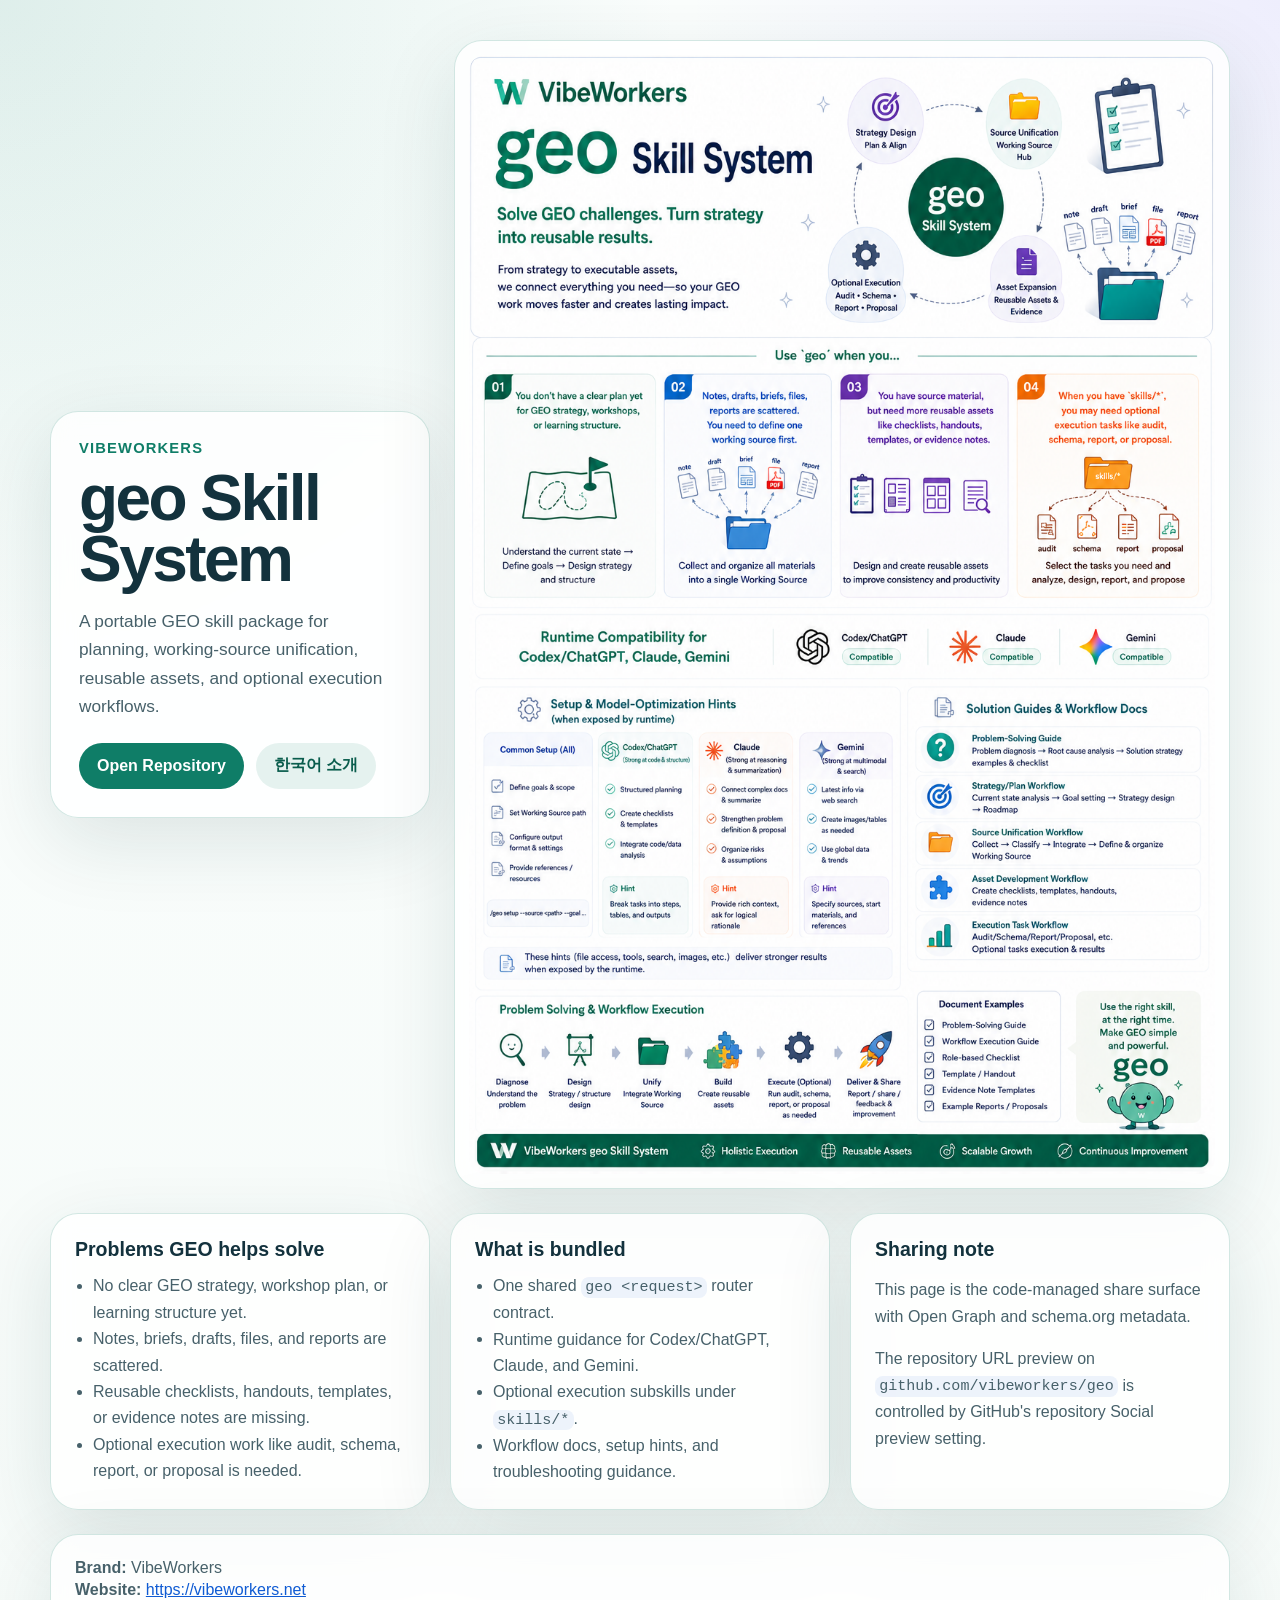
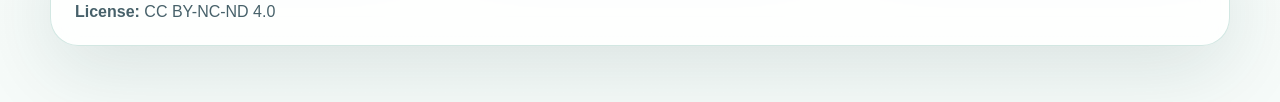
<file: docs/index.html>
<!doctype html>
<html lang="en">
  <head>
    <meta charset="utf-8" />
    <meta name="viewport" content="width=device-width, initial-scale=1" />
    <title>geo Skill System | VibeWorkers</title>
    <meta
      name="description"
      content="Portable GEO skill package for strategy design, working-source unification, reusable assets, and optional execution workflows."
    />
    <meta name="theme-color" content="#0f7d67" />
    <link rel="canonical" href="https://vibeworkers.github.io/geo/" />
    <link rel="alternate" hreflang="en" href="https://vibeworkers.github.io/geo/" />
    <link rel="alternate" hreflang="ko" href="https://vibeworkers.github.io/geo/ko/" />
    <link rel="alternate" hreflang="x-default" href="https://vibeworkers.github.io/geo/" />
    <link rel="icon" href="assets/favicon.svg" type="image/svg+xml" />
    <meta property="og:type" content="website" />
    <meta property="og:site_name" content="VibeWorkers" />
    <meta property="og:locale" content="en_US" />
    <meta property="og:locale:alternate" content="ko_KR" />
    <meta property="og:title" content="geo Skill System | VibeWorkers" />
    <meta
      property="og:description"
      content="Solve GEO planning, source-unification, reusable-asset, and optional execution problems with one portable skill package."
    />
    <meta property="og:url" content="https://vibeworkers.github.io/geo/" />
    <meta
      property="og:image"
      content="https://vibeworkers.github.io/geo/assets/geo-social-preview-en.jpg"
    />
    <meta property="og:image:width" content="1024" />
    <meta property="og:image:height" content="1536" />
    <meta
      property="og:image:alt"
      content="VibeWorkers geo Skill System overview image in English"
    />
    <meta name="twitter:card" content="summary_large_image" />
    <meta name="twitter:title" content="geo Skill System | VibeWorkers" />
    <meta
      name="twitter:description"
      content="Portable GEO skill package for strategy design, working-source unification, reusable assets, and optional execution workflows."
    />
    <meta
      name="twitter:image"
      content="https://vibeworkers.github.io/geo/assets/geo-social-preview-en.jpg"
    />
    <meta
      name="twitter:image:alt"
      content="VibeWorkers geo Skill System overview image in English"
    />
    <link rel="stylesheet" href="assets/site.css" />
    <script type="application/ld+json">
      {
        "@context": "https://schema.org",
        "@type": "CreativeWork",
        "name": "geo Skill System",
        "description": "Portable GEO skill package for strategy design, working-source unification, reusable assets, and optional execution workflows.",
        "inLanguage": "en",
        "url": "https://vibeworkers.github.io/geo/",
        "image": "https://vibeworkers.github.io/geo/assets/geo-social-preview-en.jpg",
        "license": "https://creativecommons.org/licenses/by-nc-nd/4.0/",
        "isPartOf": "https://github.com/vibeworkers/geo",
        "about": [
          "Generative Engine Optimization",
          "GEO workflow",
          "AI visibility"
        ],
        "author": [
          { "@type": "Person", "name": "김범수" },
          { "@type": "Person", "name": "유수호" },
          { "@type": "Person", "name": "고경만" }
        ],
        "publisher": {
          "@type": "Organization",
          "name": "VibeWorkers",
          "url": "https://vibeworkers.net"
        }
      }
    </script>
  </head>
  <body>
    <main class="shell">
      <section class="hero">
        <div class="hero-copy">
          <p class="eyebrow">VibeWorkers</p>
          <h1>geo Skill System</h1>
          <p class="lead">
            A portable GEO skill package for planning, working-source
            unification, reusable assets, and optional execution workflows.
          </p>
          <div class="cta-row">
            <a class="button" href="https://github.com/vibeworkers/geo">Open Repository</a>
            <a class="button button-secondary" href="https://vibeworkers.github.io/geo/ko/">한국어 소개</a>
          </div>
        </div>
        <div class="hero-card">
          <img
            src="assets/geo-skill-system-en.png"
            alt="VibeWorkers geo Skill System overview image in English"
          />
        </div>
      </section>

      <section class="grid">
        <article class="card">
          <h2>Problems GEO helps solve</h2>
          <ul>
            <li>No clear GEO strategy, workshop plan, or learning structure yet.</li>
            <li>Notes, briefs, drafts, files, and reports are scattered.</li>
            <li>Reusable checklists, handouts, templates, or evidence notes are missing.</li>
            <li>Optional execution work like audit, schema, report, or proposal is needed.</li>
          </ul>
        </article>
        <article class="card">
          <h2>What is bundled</h2>
          <ul>
            <li>One shared <code>geo &lt;request&gt;</code> router contract.</li>
            <li>Runtime guidance for Codex/ChatGPT, Claude, and Gemini.</li>
            <li>Optional execution subskills under <code>skills/*</code>.</li>
            <li>Workflow docs, setup hints, and troubleshooting guidance.</li>
          </ul>
        </article>
        <article class="card">
          <h2>Sharing note</h2>
          <p>
            This page is the code-managed share surface with Open Graph and
            schema.org metadata.
          </p>
          <p>
            The repository URL preview on
            <code>github.com/vibeworkers/geo</code> is controlled by GitHub's
            repository Social preview setting.
          </p>
        </article>
      </section>

      <footer class="footer">
        <p><strong>Brand:</strong> VibeWorkers</p>
        <p><strong>Website:</strong> <a href="https://vibeworkers.net">https://vibeworkers.net</a></p>
        <p><strong>License:</strong> CC BY-NC-ND 4.0</p>
      </footer>
    </main>
  </body>
</html>
</file>
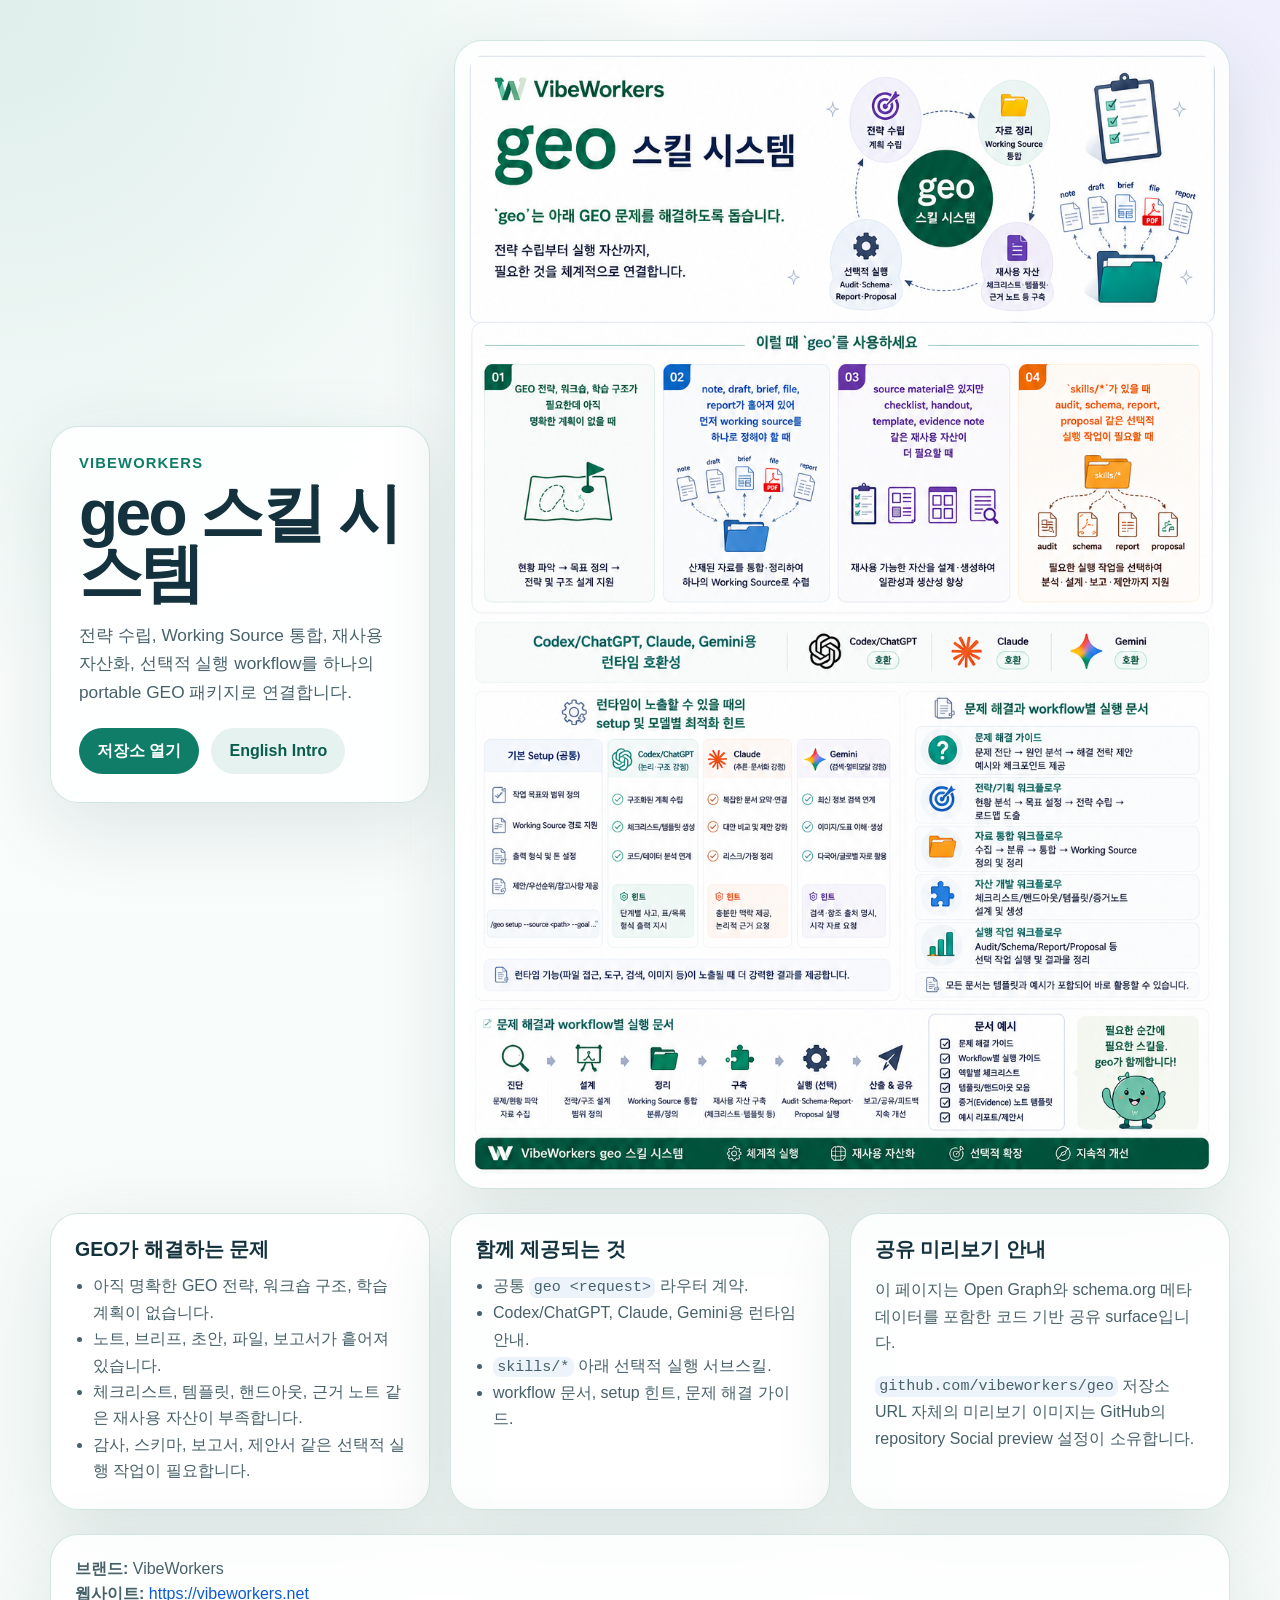
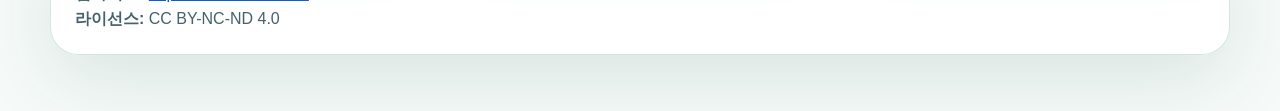
<file: docs/ko/index.html>
<!doctype html>
<html lang="ko">
  <head>
    <meta charset="utf-8" />
    <meta name="viewport" content="width=device-width, initial-scale=1" />
    <title>geo 스킬 시스템 | VibeWorkers</title>
    <meta
      name="description"
      content="전략 수립, Working Source 통합, 재사용 자산화, 선택적 실행 workflow를 지원하는 portable GEO skill 패키지입니다."
    />
    <meta name="theme-color" content="#0f7d67" />
    <link rel="canonical" href="https://vibeworkers.github.io/geo/ko/" />
    <link rel="alternate" hreflang="ko" href="https://vibeworkers.github.io/geo/ko/" />
    <link rel="alternate" hreflang="en" href="https://vibeworkers.github.io/geo/" />
    <link rel="alternate" hreflang="x-default" href="https://vibeworkers.github.io/geo/" />
    <link rel="icon" href="../assets/favicon.svg" type="image/svg+xml" />
    <meta property="og:type" content="website" />
    <meta property="og:site_name" content="VibeWorkers" />
    <meta property="og:locale" content="ko_KR" />
    <meta property="og:locale:alternate" content="en_US" />
    <meta property="og:title" content="geo 스킬 시스템 | VibeWorkers" />
    <meta
      property="og:description"
      content="GEO 전략, Working Source 통합, 재사용 자산, 선택적 실행 작업을 하나의 portable skill 패키지로 연결합니다."
    />
    <meta property="og:url" content="https://vibeworkers.github.io/geo/ko/" />
    <meta
      property="og:image"
      content="https://vibeworkers.github.io/geo/assets/geo-social-preview-ko.jpg"
    />
    <meta property="og:image:width" content="1024" />
    <meta property="og:image:height" content="1536" />
    <meta
      property="og:image:alt"
      content="VibeWorkers geo 스킬 시스템 소개 이미지 한국어 버전"
    />
    <meta name="twitter:card" content="summary_large_image" />
    <meta name="twitter:title" content="geo 스킬 시스템 | VibeWorkers" />
    <meta
      name="twitter:description"
      content="전략 수립, Working Source 통합, 재사용 자산화, 선택적 실행 workflow를 지원하는 portable GEO skill 패키지입니다."
    />
    <meta
      name="twitter:image"
      content="https://vibeworkers.github.io/geo/assets/geo-social-preview-ko.jpg"
    />
    <meta
      name="twitter:image:alt"
      content="VibeWorkers geo 스킬 시스템 소개 이미지 한국어 버전"
    />
    <link rel="stylesheet" href="../assets/site.css" />
    <script type="application/ld+json">
      {
        "@context": "https://schema.org",
        "@type": "CreativeWork",
        "name": "geo 스킬 시스템",
        "description": "전략 수립, Working Source 통합, 재사용 자산화, 선택적 실행 workflow를 지원하는 portable GEO skill 패키지입니다.",
        "inLanguage": "ko",
        "url": "https://vibeworkers.github.io/geo/ko/",
        "image": "https://vibeworkers.github.io/geo/assets/geo-social-preview-ko.jpg",
        "license": "https://creativecommons.org/licenses/by-nc-nd/4.0/",
        "isPartOf": "https://github.com/vibeworkers/geo",
        "about": [
          "Generative Engine Optimization",
          "GEO workflow",
          "AI visibility"
        ],
        "author": [
          { "@type": "Person", "name": "김범수" },
          { "@type": "Person", "name": "유수호" },
          { "@type": "Person", "name": "고경만" }
        ],
        "publisher": {
          "@type": "Organization",
          "name": "VibeWorkers",
          "url": "https://vibeworkers.net"
        }
      }
    </script>
  </head>
  <body>
    <main class="shell">
      <section class="hero">
        <div class="hero-copy">
          <p class="eyebrow">VibeWorkers</p>
          <h1>geo 스킬 시스템</h1>
          <p class="lead">
            전략 수립, Working Source 통합, 재사용 자산화, 선택적 실행
            workflow를 하나의 portable GEO 패키지로 연결합니다.
          </p>
          <div class="cta-row">
            <a class="button" href="https://github.com/vibeworkers/geo">저장소 열기</a>
            <a class="button button-secondary" href="https://vibeworkers.github.io/geo/">English Intro</a>
          </div>
        </div>
        <div class="hero-card">
          <img
            src="../assets/geo-skill-system-ko.png"
            alt="VibeWorkers geo 스킬 시스템 소개 이미지 한국어 버전"
          />
        </div>
      </section>

      <section class="grid">
        <article class="card">
          <h2>GEO가 해결하는 문제</h2>
          <ul>
            <li>아직 명확한 GEO 전략, 워크숍 구조, 학습 계획이 없습니다.</li>
            <li>노트, 브리프, 초안, 파일, 보고서가 흩어져 있습니다.</li>
            <li>체크리스트, 템플릿, 핸드아웃, 근거 노트 같은 재사용 자산이 부족합니다.</li>
            <li>감사, 스키마, 보고서, 제안서 같은 선택적 실행 작업이 필요합니다.</li>
          </ul>
        </article>
        <article class="card">
          <h2>함께 제공되는 것</h2>
          <ul>
            <li>공통 <code>geo &lt;request&gt;</code> 라우터 계약.</li>
            <li>Codex/ChatGPT, Claude, Gemini용 런타임 안내.</li>
            <li><code>skills/*</code> 아래 선택적 실행 서브스킬.</li>
            <li>workflow 문서, setup 힌트, 문제 해결 가이드.</li>
          </ul>
        </article>
        <article class="card">
          <h2>공유 미리보기 안내</h2>
          <p>
            이 페이지는 Open Graph와 schema.org 메타데이터를 포함한
            코드 기반 공유 surface입니다.
          </p>
          <p>
            <code>github.com/vibeworkers/geo</code> 저장소 URL 자체의 미리보기
            이미지는 GitHub의 repository Social preview 설정이 소유합니다.
          </p>
        </article>
      </section>

      <footer class="footer">
        <p><strong>브랜드:</strong> VibeWorkers</p>
        <p><strong>웹사이트:</strong> <a href="https://vibeworkers.net">https://vibeworkers.net</a></p>
        <p><strong>라이선스:</strong> CC BY-NC-ND 4.0</p>
      </footer>
    </main>
  </body>
</html>
</file>
<file: docs/assets/site.css>
:root {
  --bg: #f6fbf9;
  --card: rgba(255, 255, 255, 0.82);
  --line: rgba(15, 125, 103, 0.18);
  --ink: #13323d;
  --muted: #47616a;
  --brand: #0f7d67;
  --brand-strong: #0a5d4d;
  --accent: #0f5bd3;
  --shadow: 0 24px 80px rgba(13, 54, 61, 0.12);
  --radius: 28px;
  --font: "Avenir Next", "Pretendard", "Segoe UI", sans-serif;
}

* {
  box-sizing: border-box;
}

body {
  margin: 0;
  font-family: var(--font);
  color: var(--ink);
  background:
    radial-gradient(circle at top right, rgba(109, 77, 255, 0.09), transparent 28%),
    radial-gradient(circle at top left, rgba(15, 125, 103, 0.12), transparent 32%),
    linear-gradient(180deg, #fbfefd 0%, var(--bg) 100%);
}

a {
  color: var(--accent);
}

.shell {
  width: min(1180px, calc(100% - 32px));
  margin: 0 auto;
  padding: 40px 0 56px;
}

.hero {
  display: grid;
  grid-template-columns: minmax(280px, 380px) minmax(0, 1fr);
  gap: 24px;
  align-items: center;
}

.hero-copy,
.card,
.hero-card,
.footer {
  background: var(--card);
  border: 1px solid var(--line);
  border-radius: var(--radius);
  box-shadow: var(--shadow);
  backdrop-filter: blur(12px);
}

.hero-copy {
  padding: 28px;
}

.eyebrow {
  margin: 0 0 12px;
  font-size: 0.92rem;
  font-weight: 700;
  color: var(--brand);
  letter-spacing: 0.08em;
  text-transform: uppercase;
}

h1 {
  margin: 0;
  font-size: clamp(2.2rem, 5vw, 4rem);
  line-height: 0.94;
  letter-spacing: -0.04em;
}

.lead {
  margin: 18px 0 0;
  font-size: 1.08rem;
  line-height: 1.65;
  color: var(--muted);
}

.cta-row {
  display: flex;
  flex-wrap: wrap;
  gap: 12px;
  margin-top: 22px;
}

.button {
  display: inline-flex;
  align-items: center;
  justify-content: center;
  min-height: 46px;
  padding: 0 18px;
  border-radius: 999px;
  background: var(--brand);
  color: #fff;
  text-decoration: none;
  font-weight: 700;
}

.button-secondary {
  background: rgba(15, 125, 103, 0.1);
  color: var(--brand-strong);
}

.hero-card {
  padding: 14px;
}

.hero-card img {
  display: block;
  width: 100%;
  height: auto;
  border-radius: calc(var(--radius) - 12px);
}

.grid {
  display: grid;
  grid-template-columns: repeat(3, minmax(0, 1fr));
  gap: 20px;
  margin-top: 24px;
}

.card {
  padding: 24px;
}

.card h2 {
  margin: 0 0 12px;
  font-size: 1.22rem;
  line-height: 1.2;
}

.card p,
.card li {
  color: var(--muted);
  line-height: 1.65;
}

.card ul {
  margin: 0;
  padding-left: 18px;
}

.footer {
  margin-top: 24px;
  padding: 20px 24px;
}

.footer p {
  margin: 4px 0;
  color: var(--muted);
}

code {
  font-family: "SFMono-Regular", "Menlo", "Consolas", monospace;
  font-size: 0.94em;
  padding: 0.08em 0.28em;
  border-radius: 8px;
  background: rgba(15, 91, 211, 0.07);
}

@media (max-width: 960px) {
  .hero,
  .grid {
    grid-template-columns: 1fr;
  }

  .shell {
    width: min(100% - 20px, 720px);
    padding-top: 20px;
  }
}
</file>
